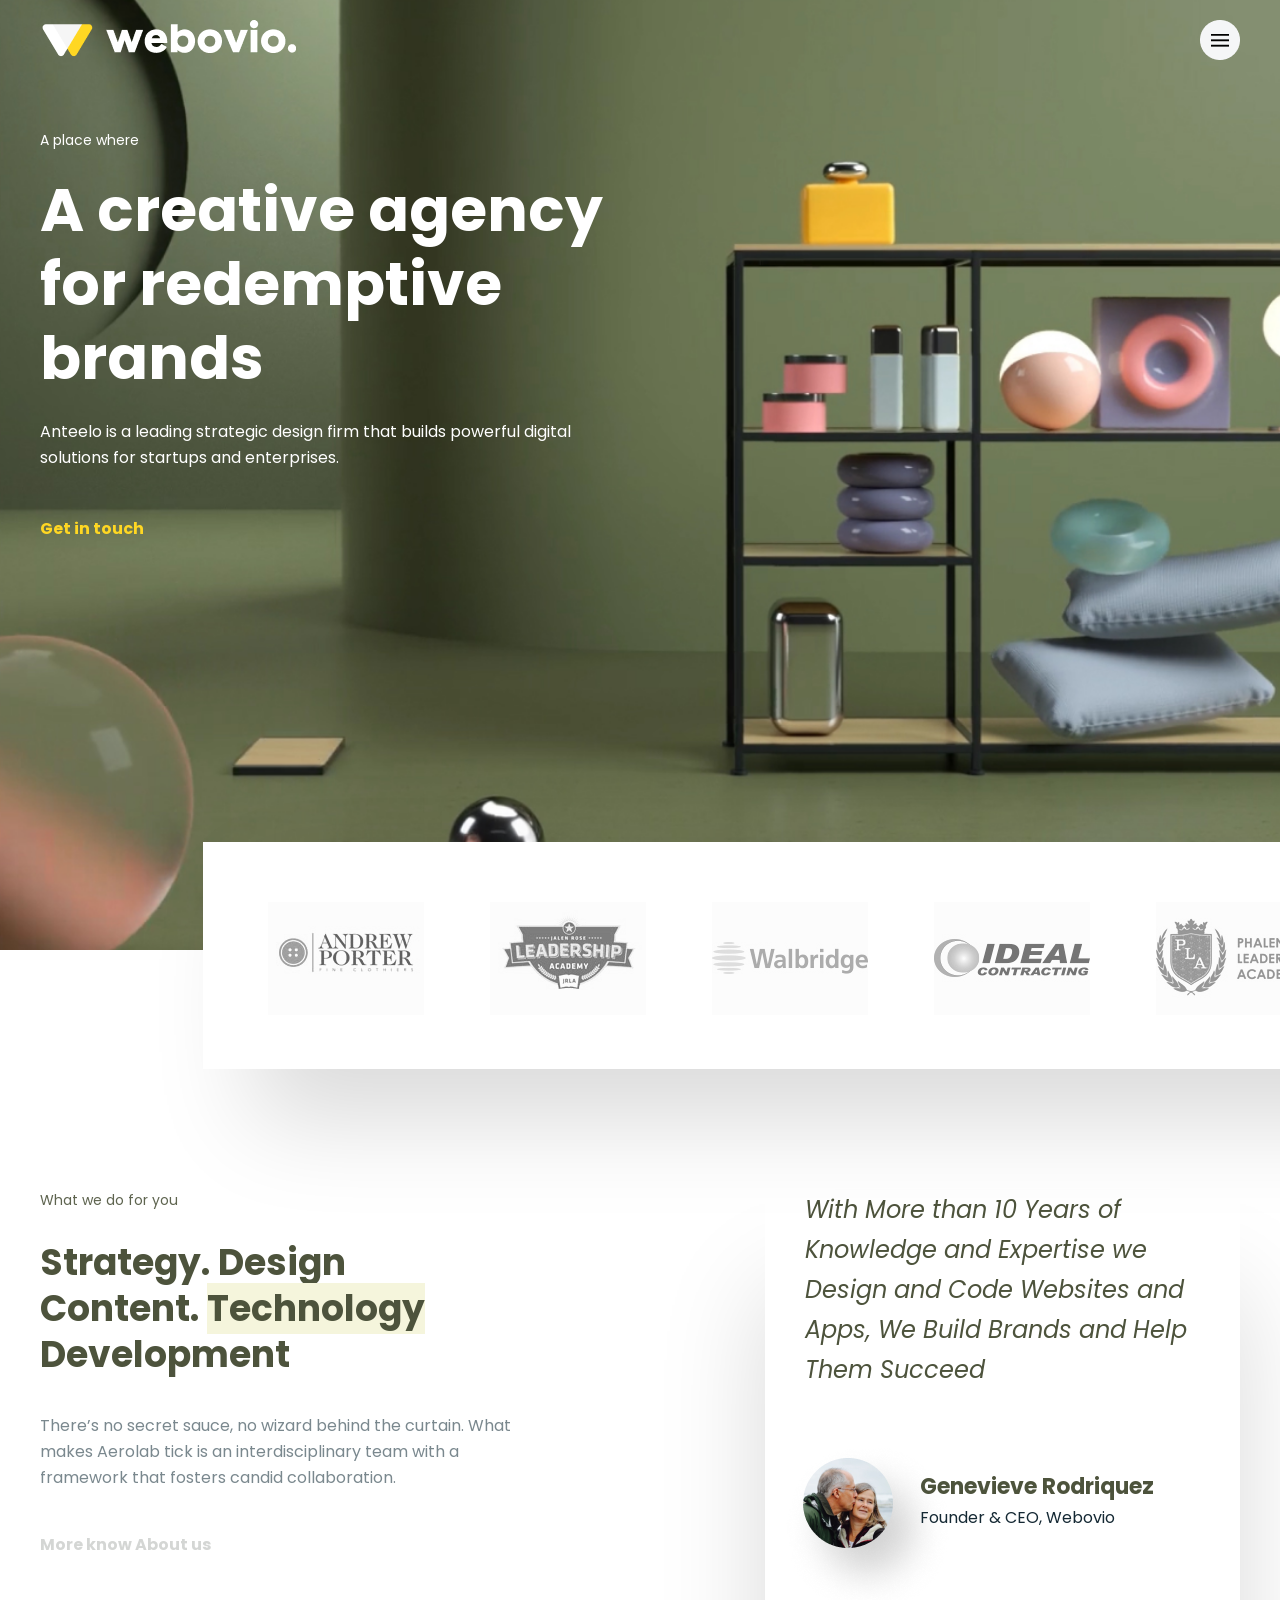
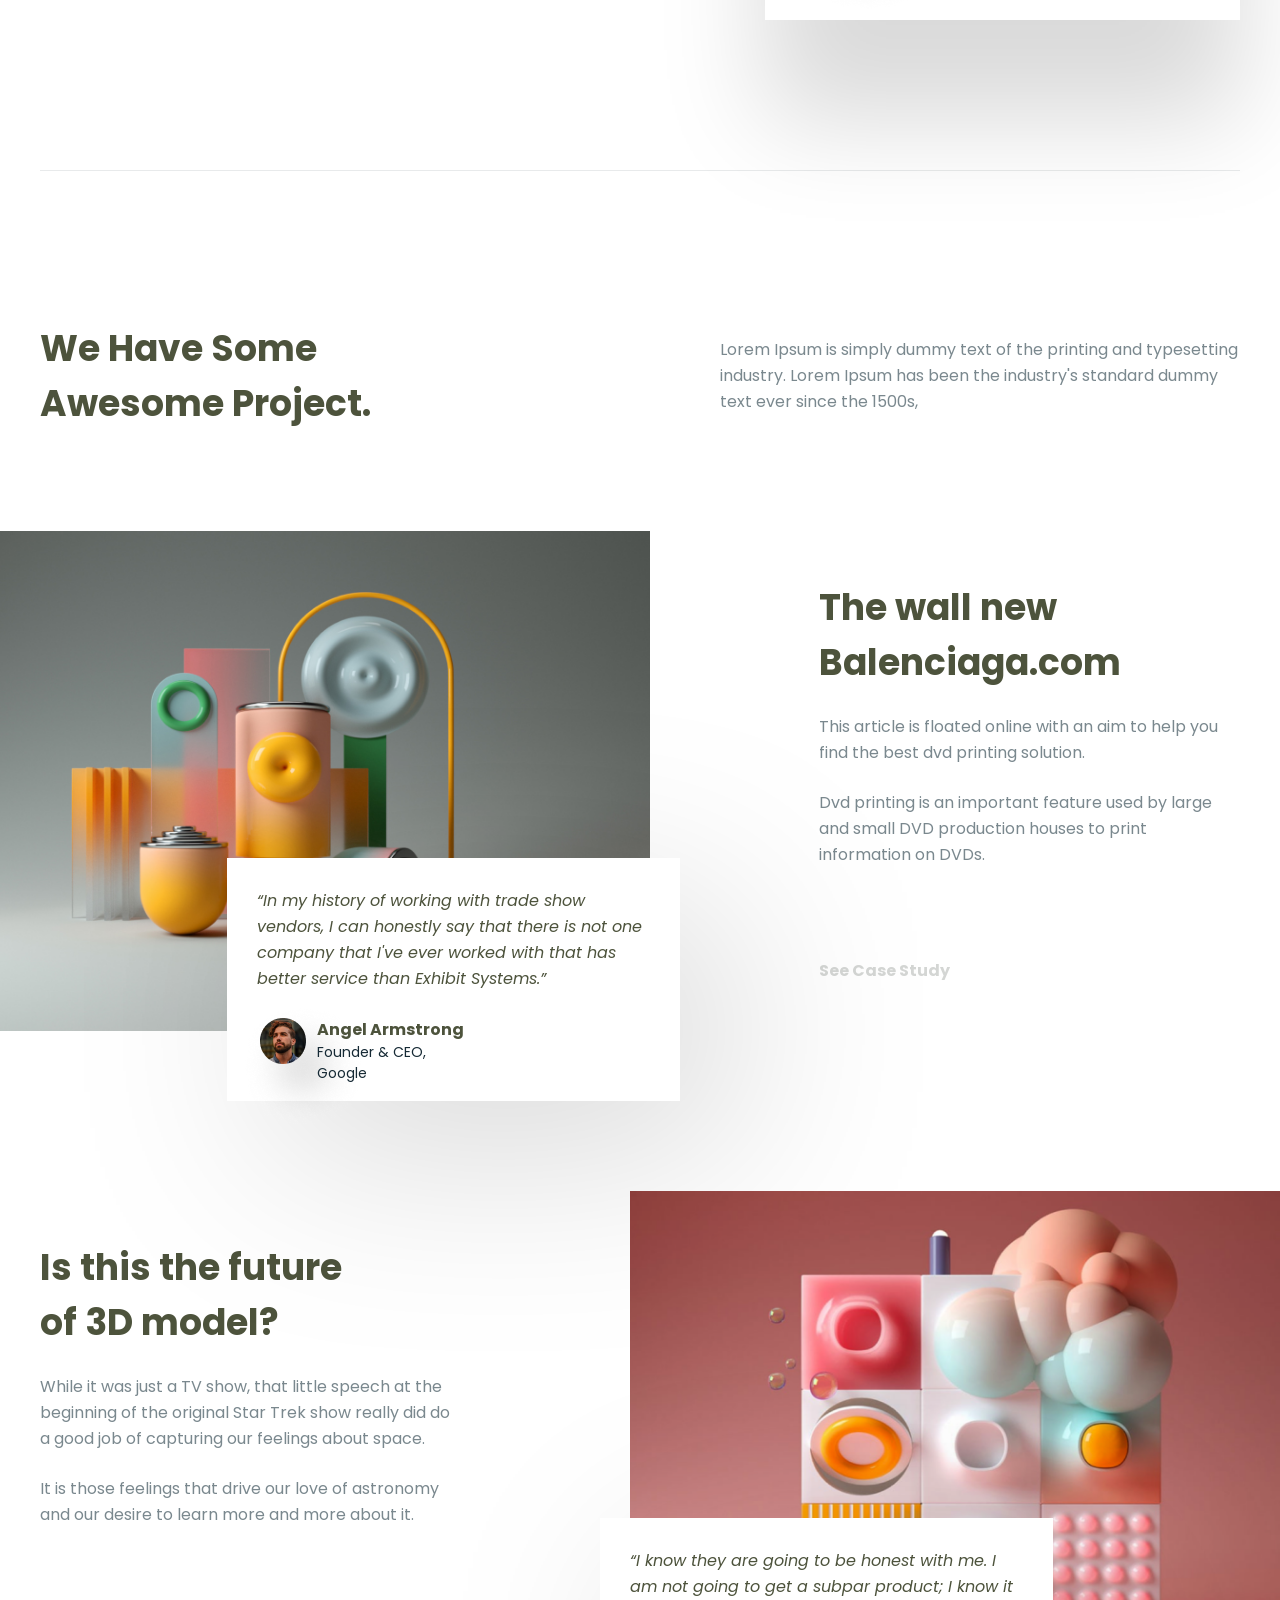
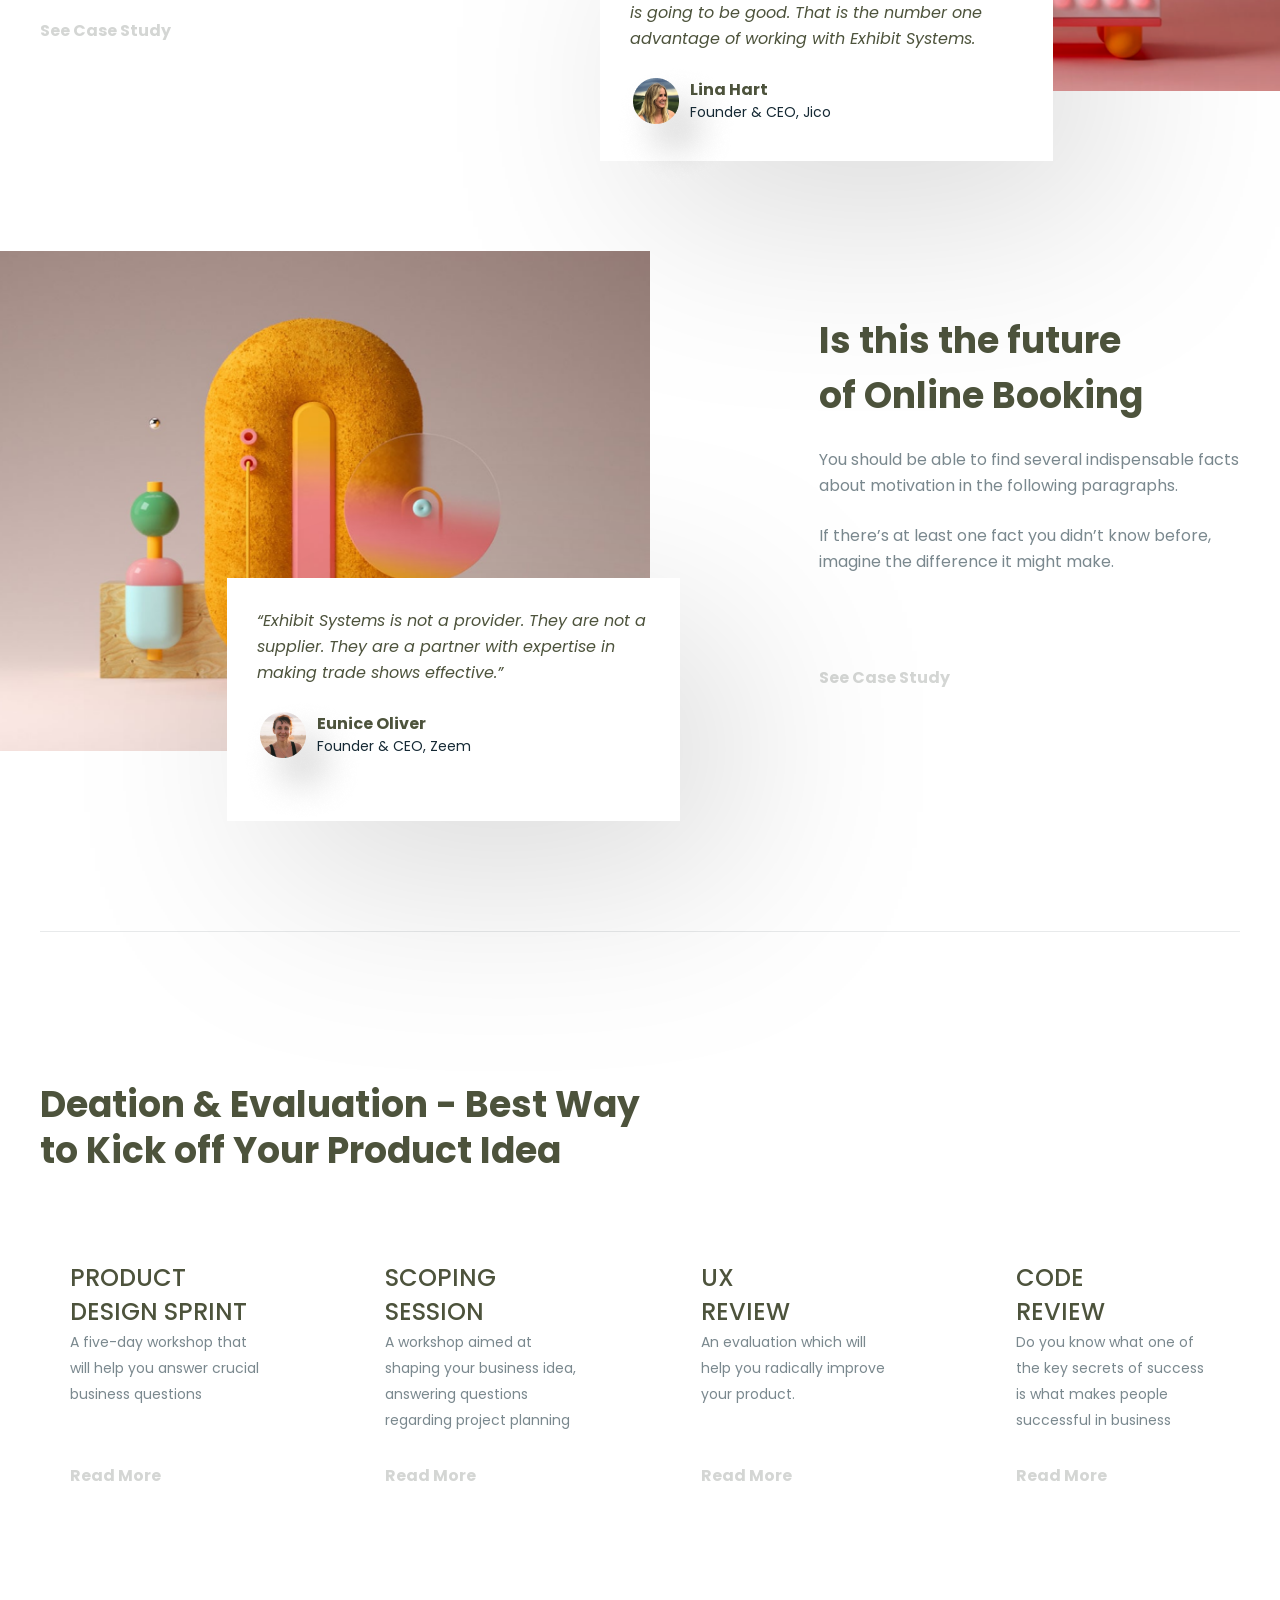
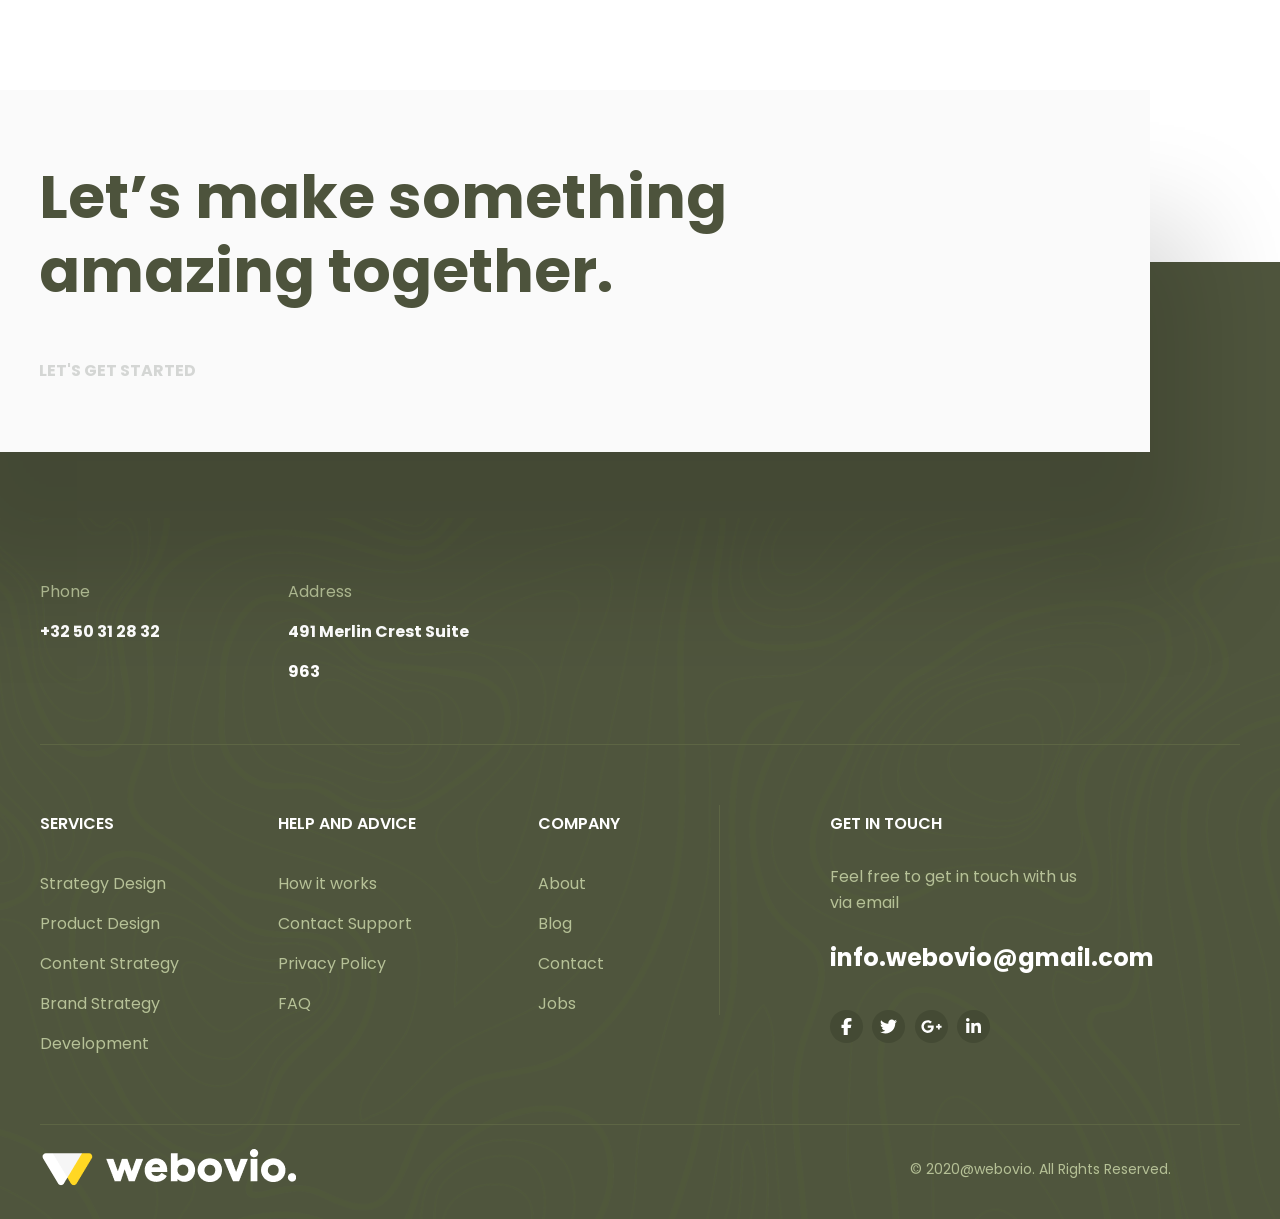
<file: index.html>
<!DOCTYPE html><html lang="en"><head><meta charset="UTF-8"><meta name="viewport" content="width=device-width,initial-scale=1"><title>WEBOVIO.</title><link rel="stylesheet" href="css/style.min.css"></head><body><header class="header"><div class="container header__container"><div class="header__logo"><img src="img/Logo.png" alt="logo"></div><img src="icons/menu.png" alt="menu" class="header__menu"></div></header><section class="promo"><div class="container promo__container"><h2 class="promo__subtitle">A place where</h2><h1 class="promo__title">A creative agency for redemptive brands</h1><div class="promo__txt">Anteelo is a leading strategic design firm that builds powerful digital solutions for startups and enterprises.</div><a href="#" class="promo__link">Get in touch</a><div class="promo__brands"><div><img src="img/porter.png" alt="brand"></div><div><img src="img/leadership.png" alt="brand"></div><div><img src="img/wal.png" alt="brand"></div><div><img src="img/ideal.png" alt="brand"></div><div><img src="img/phalen.png" alt="brand"></div></div></div></section><section class="about"><div class="container"><div class="about__grid"><div class="about__grid-left"><h3 class="about__subtitle">What we do for you</h3><h2 class="about__title">Strategy. Design Content. <span>Technology</span> Development</h2><div class="about__txt">There’s no secret sauce, no wizard behind the curtain. What makes Aerolab tick is an interdisciplinary team with a framework that fosters candid collaboration.</div><a href="#" class="about__link">More know About us</a></div><div class="about__grid-right"><div class="about__descr">With More than 10 Years of Knowledge and Expertise we Design and Code Websites and Apps, We Build Brands and Help Them Succeed</div><div class="about__acc"><div class="about__acc-photo"><img src="img/acc-photo-rodriquez.png" alt="account"></div><div class="about__acc-title">Genevieve Rodriquez</div><div class="about__acc-subtitle">Founder & CEO, Webovio</div></div></div></div><div class="divider"></div></div></section><section class="projects"><div class="container projects__container"><div class="projects__promo"><h2 class="projects__title">We Have Some Awesome Project.</h2><div class="projects__txt projects__promo-txt">Lorem Ipsum is simply dummy text of the printing and typesetting industry. Lorem Ipsum has been the industry's standard dummy text ever since the 1500s,</div></div><div class="projects__balenciaga"><div class="projects__balenciaga-bg projects__img"><img class="projects__img-bg" src="img/balenciaga-bg.png" alt="photo"><div class="projects__item projects__item-rb"><div class="projects__feedback">“In my history of working with trade show vendors, I can honestly say that there is not one company that I've ever worked with that has better service than Exhibit Systems.”</div><div class="projects__acc"><div class="projects__acc-photo"><img src="img/acc-photo-armstrong.png" alt="account"></div><div class="projects__acc-title">Angel Armstrong</div><div class="projects__acc-subtitle">Founder & CEO, Google</div></div></div></div><div class="projects__content"><h2 class="projects__title">The wall new Balenciaga.com</h2><div class="projects__txt projects__txt-mt">This article is floated online with an aim to help you find the best dvd printing solution.</div><div class="projects__txt projects__txt-mt">Dvd printing is an important feature used by large and small DVD production houses to print information on DVDs.</div><a href="#" class="projects__link">See Case Study</a></div></div><div class="projects__3d"><div class="projects__img projects__img-dispNone"><img class="projects__img-bg" src="img/3d-bg.png" alt="photo"></div><div class="projects__content"><h2 class="projects__title">Is this the future of 3D model?</h2><div class="projects__txt projects__txt-mt">While it was just a TV show, that little speech at the beginning of the original Star Trek show really did do a good job of capturing our feelings about space.</div><div class="projects__txt projects__txt-mt">It is those feelings that drive our love of astronomy and our desire to learn more and more about it.</div><a href="#" class="projects__link">See Case Study</a></div><div class="projects__3d-bg projects__img"><img class="projects__img-bg" src="img/3d-bg.png" alt="photo"><div class="projects__item projects__item-lb"><div class="projects__feedback">“I know they are going to be honest with me. I am not going to get a subpar product; I know it is going to be good. That is the number one advantage of working with Exhibit Systems.</div><div class="projects__acc"><div class="projects__acc-photo"><img src="img/acc-photo-hart.png" alt="account"></div><div class="projects__acc-title">Lina Hart</div><div class="projects__acc-subtitle">Founder & CEO, Jico</div></div></div></div></div><div class="projects__booking"><div class="projects__booking-bg projects__img"><img class="projects__img-bg" src="img/booking-bg.png" alt="photo"><div class="projects__item projects__item-rb"><div class="projects__feedback">“Exhibit Systems is not a provider. They are not a supplier. They are a partner with expertise in making trade shows effective.”</div><div class="projects__acc"><div class="projects__acc-photo"><img src="img/acc-photo-oliver.png" alt="account"></div><div class="projects__acc-title">Eunice Oliver</div><div class="projects__acc-subtitle">Founder & CEO, Zeem</div></div></div></div><div class="projects__content"><h2 class="projects__title">Is this the future of Online Booking</h2><div class="projects__txt projects__txt-mt">You should be able to find several indispensable facts about motivation in the following paragraphs.</div><div class="projects__txt projects__txt-mt">If there’s at least one fact you didn’t know before, imagine the difference it might make.</div><a href="#" class="projects__link">See Case Study</a></div></div><div class="divider divider__mt"></div></div></section><section class="services"><div class="container services__container"><h2 class="services__title">Deation & Evaluation - Best Way to Kick off Your Product Idea</h2><div class="services__grid"><div class="services__item"><h3 class="services__item-title">Product Design Sprint</h3><div class="services__item-txt">A five-day workshop that will help you answer crucial business questions</div><a href="#" class="services__item-link">Read More</a></div><div class="services__item"><h3 class="services__item-title">Scoping Session</h3><div class="services__item-txt">A workshop aimed at shaping your business idea, answering questions regarding project planning</div><a href="#" class="services__item-link">Read More</a></div><div class="services__item"><h3 class="services__item-title services__item-titleWidth">UX Review</h3><div class="services__item-txt">An evaluation which will help you radically improve your product.</div><a href="#" class="services__item-link">Read More</a></div><div class="services__item"><h3 class="services__item-title services__item-titleWidth">Code Review</h3><div class="services__item-txt">Do you know what one of the key secrets of success is what makes people successful in business</div><a href="#" class="services__item-link">Read More</a></div></div><div class="services__together"><h2 class="services__together-title">Let’s make something amazing together.</h2><a href="#" class="services__together-link">let's get started</a></div></div></section><footer class="footer"><div class="container"><div class="footer__grid"><div class="footer__grid-sg1"><ul class="footer__list"><li class="footer__list-subtitle">Phone</li><li class="footer__list-contacts"><a href="#">+32 50 31 28 32</a></li></ul><ul class="footer__list"><li class="footer__list-subtitle">Address</li><li class="footer__list-contacts"><a href="#">491 Merlin Crest Suite 963</a></li></ul></div><div class="divider divider__mtmb footer__divider-horizonal"></div><div class="footer__grid-sg2"><ul class="footer__list"><li class="footer__list-title">Services</li><li class="footer__list-item"><a href="#">Strategy Design</a></li><li class="footer__list-item"><a href="#">Product Design</a></li><li class="footer__list-item"><a href="#">Content Strategy</a></li><li class="footer__list-item"><a href="#">Brand Strategy</a></li><li class="footer__list-item"><a href="#">Development</a></li></ul><ul class="footer__list"><li class="footer__list-title">Help And Advice</li><li class="footer__list-item"><a href="#">How it works</a></li><li class="footer__list-item"><a href="#">Contact Support</a></li><li class="footer__list-item"><a href="#">Privacy Policy</a></li><li class="footer__list-item"><a href="#">FAQ</a></li></ul><ul class="footer__list"><li class="footer__list-title">Company</li><li class="footer__list-item"><a href="#">About</a></li><li class="footer__list-item"><a href="#">Blog</a></li><li class="footer__list-item"><a href="#">Contact</a></li><li class="footer__list-item"><a href="#">Jobs</a></li></ul><div class="footer__divider"></div><ul class="footer__list"><li class="footer__list-title">Get in Touch</li><li class="footer__list-txt">Feel free to get in touch with us via email</li><li class="footer__list-gmail"><a href="#">info.webovio@gmail.com</a></li><li class="footer__list-links"><a href="#"><img src="icons/fb.svg" alt="facebook"></a><a href="#"><img src="icons/twitter.svg" alt="twitter"></a><a href="#"><img src="icons/googleplus.svg" alt="google+"></a><a href="#"><img src="icons/linkedin.svg" alt="linkedin"></a></li></ul></div><div class="divider divider__mtmbT2"></div><div class="footer__grid-sg3"><img src="img/Logo.png" alt="logo" class="footer__logo"> <a href="#" class="footer__copyright">© 2020@webovio. All Rights Reserved.</a></div></div></div></footer></body></html>
</file>
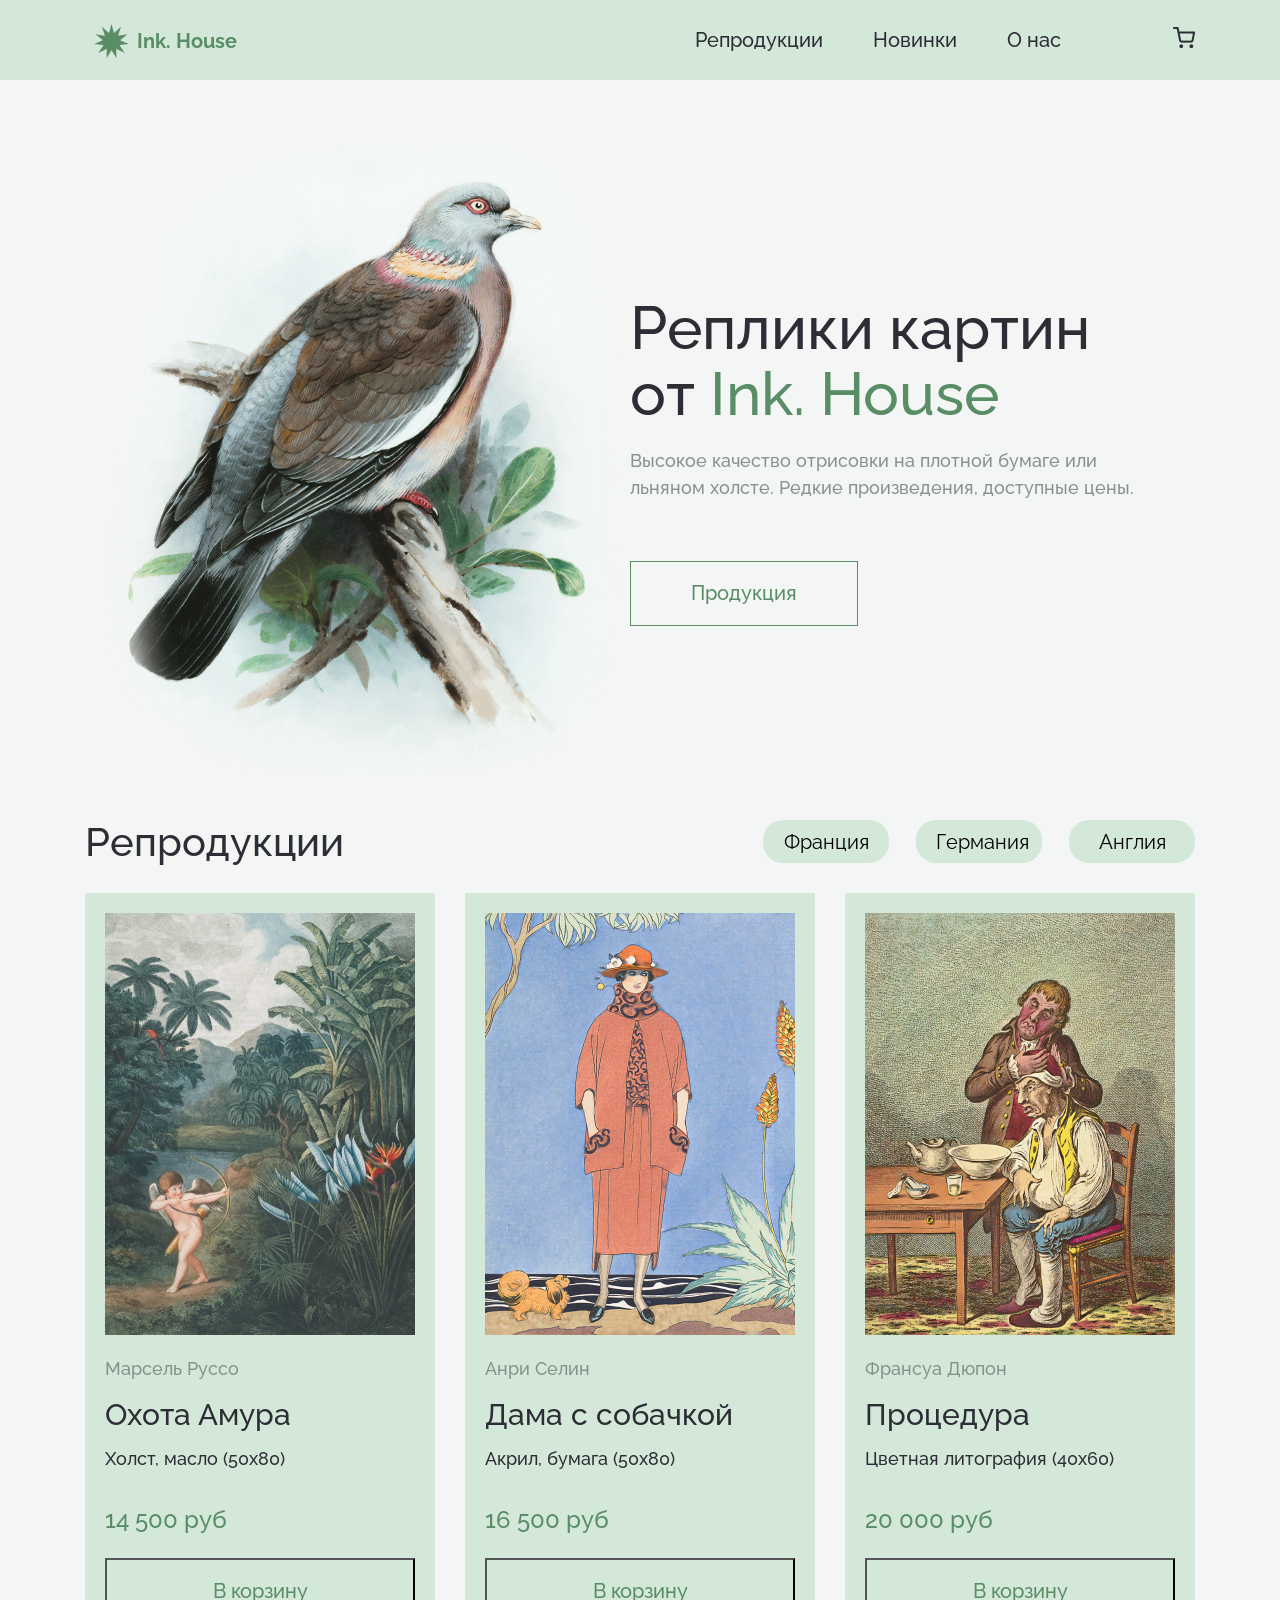
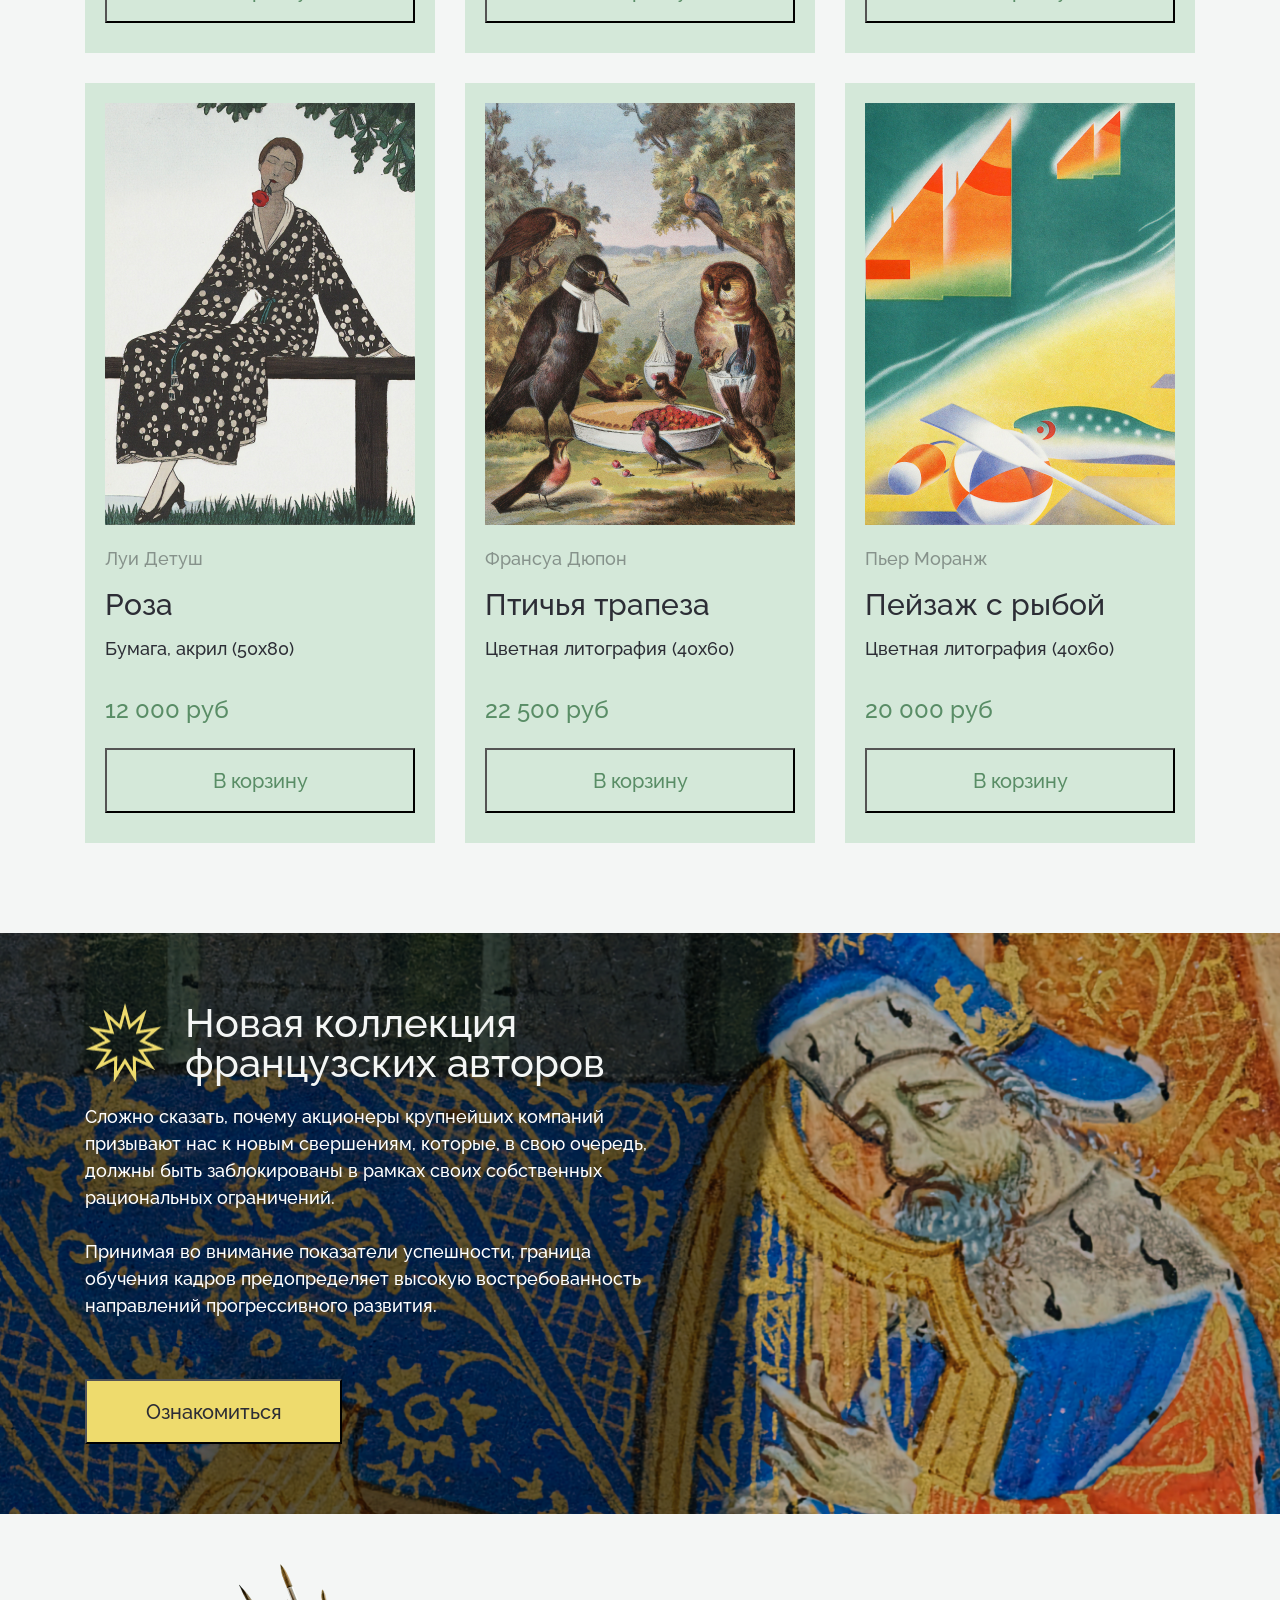
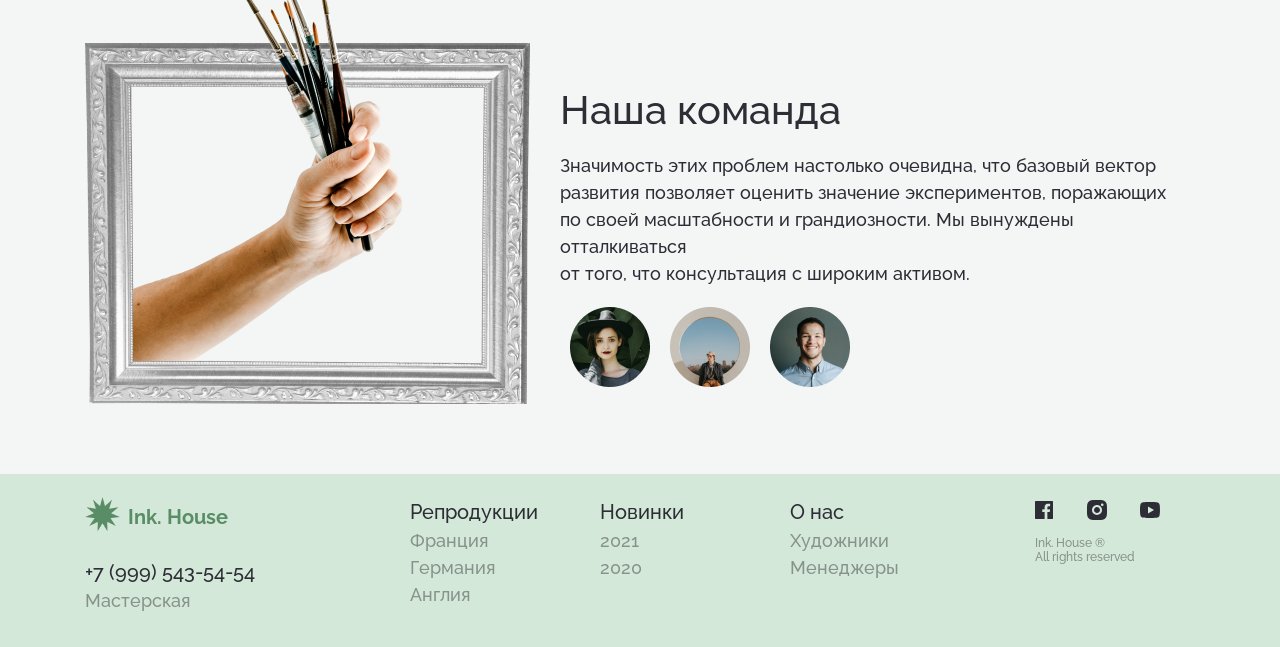
<file: src/index.html>
<!DOCTYPE html>
<html lang="en">
<head>
    <meta charset="UTF-8">
    <meta name="viewport" content="width=device-width, initial-scale=1.0">
    <title>Ink. House</title>
    <link rel="shortcut icon" href="icons/header/star_header.png">
    <link href="https://fonts.googleapis.com/css2?family=Raleway:wght@500&display=swap" rel="stylesheet">
    <link href="https://fonts.googleapis.com/css2?family=Raleway:wght@700&display=swap" rel="stylesheet">
    <link rel="stylesheet" href="css/bootstrap-reboot.min.css">
    <link rel="stylesheet" href="css/bootstrap-grid.min.css">
    <script src="js/script.js" crossorigin="anonymous"></script>
    <link rel="stylesheet" href="css/style.css">
</head>
<body>

    <section class="mobile_header">
        <div class="mobile_header_content">
            <ul class="menu">
                <li class="menu_item">Репродукции</li>
                <li class="menu_item">Новинки</li>
                <li class="menu_item">О нас</li>
            </ul>

            <div class="hamburger">
                <span></span>
                <span></span>
                <span></span>
            </div>

            <div class="brand">
                <img src="icons/header/star_header.png" alt="star" class="star">
                <div class="name">Ink. House</div>
            </div>

            <a href="#"><img src="icons/header/shopping_cart.png" alt="cart" class="cart"></a>
        </div>
    </section>

   <header>
    <div class="container">
        <div class="row">
        <div class="logo col-xl-2 col-lg-3 col-md-3 col-sm-4">
            <a href="#">
            <img src="icons/header/star_header.png" alt="star">
            <div class="logo_name">Ink. House</div>
            </a>
        </div>

        <div class="tablet_divider col-11"></div>

        <div class="navbar col-xl-6 offset-xl-4 col-lg-7 offset-lg-2 col-md-8 offset-md-1 col-sm-8 col-8">
            <ul class="nav">
                <a href="#reproductions_section"><li class="nav_item">Репродукции</li></a>
                <a href="#new_section"><li class="nav_item">Новинки</li></a>
                <a href="#about_section"><li class="nav_item nav_item_short">О нас</li></a>
            </ul>

            <a href="#" class="cart"><img src="icons/header/shopping_cart.png" alt="cart"></a>
        </div>
    </div>
</div>
   </header>

   <section class="replic">
    <div class="container">
        <div class="row">
            <div class="bird col-xl-5 col-lg-4 col-sm-4 col-4">
                <img src="img/section_1/bird.png" alt="bird">
            </div>

            <div class="about col-xl-6 col-lg-5 offset-lg-3 col-sm-7">
                <div class="main_title">Реплики картин <br> от <span class="green">Ink. House</span></div>
                <div class="grey_text">Высокое качество отрисовки на плотной бумаге или льняном холсте. Редкие произведения, доступные цены.</div>
                <a href="#"><button class="about_btn">Продукция</button></a>
            </div>
        </div>
    </div>
   </section>

   <section class="reproductions" id="reproductions_section">
    <div class="container">
    <div class="reproductions_header">
        <div class="title">Репродукции</div>

        <div class="buttons">
            <a href="#"><button class="reproductions_btn">Франция</button></a>
            <a href="#"><button class="reproductions_btn">Германия</button></a>
            <a href="#"><button class="reproductions_btn">Англия</button></a>
        </div>
    </div>
    <div class="row boxes">
        <div class="box">
            <div class="box_img img_1"><img src="img/section_2/picture_1.jpg" alt="amour hunting"></div>
            <div class="box_author">Марсель Руссо</div>
            <div class="box_title">Охота Амура</div>
            <div class="box_matherials">Холст, масло <br> (50х80)</div>
            <div class="box_price">14 500 руб</div>
            <a href="#"><button class="box_btn">В корзину</button></a>
        </div>

        <div class="box">
            <div class="box_img img_2"><img src="img/section_2/picture_2.jpg" alt="women with dog"></div>
            <div class="box_author">Анри Селин</div>
            <div class="box_title">Дама с собачкой</div>
            <div class="box_matherials">Акрил, бумага <br> (50х80)</div>
            <div class="box_price">16 500 руб</div>
            <a href="#"><button class="box_btn">В корзину</button></a>
       </div>

        <div class="box">
            <div class="box_img img_3"><img src="img/section_2/picture_3.jpg" alt="procedure"></div>
            <div class="box_author">Франсуа Дюпон</div>                                      
            <div class="box_title">Процедура</div>
            <div class="box_matherials">Цветная литография (40х60)</div>
            <div class="box_price">20 000 руб</div>
            <a href="#"><button class="box_btn">В корзину</button></a>
        </div>

        <div class="box">
            <div class="box_img img_4"><img src="img/section_2/picture_4.jpg" alt="rose"></div>
            <div class="box_author">Луи Детуш</div>
            <div class="box_title">Роза</div>
            <div class="box_matherials">Бумага, акрил <br> (50х80)</div>
            <div class="box_price">12 000 руб</div>
            <a href="#"><button class="box_btn">В корзину</button></a>
       </div>

        <div class="box">
            <div class="box_img img_5"><img src="img/section_2/picture_5.jpg" alt="bird trapesa"></div>
            <div class="box_author">Франсуа Дюпон</div>
            <div class="box_title">Птичья трапеза</div>
            <div class="box_matherials">Цветная литография (40х60)</div>
            <div class="box_price">22 500 руб</div>
            <a href="#"><button class="box_btn">В корзину</button></a>
        </div>

        <div class="box">
            <div class="box_img img_6"><img src="img/section_2/picture_6.jpg" alt="paisage with fish"></div>
            <div class="box_author">Пьер Моранж</div>
            <div class="box_title">Пейзаж с рыбой</div>
            <div class="box_matherials">Цветная литография (40х60)</div>
            <div class="box_price">20 000 руб</div>
            <a href="#"><button class="box_btn">В корзину</button></a>
        </div>
        </div>
        </div>
      </section>

      <section class="promo" id="new_section">
        <div class="container">
            <div class="promo_title_box">
                <img src="icons/section_3/star_big.png" alt="star">
                <div class="promo_title">Новая коллекция <br> французских авторов</div>
            </div>

            <div class="promo_text">Сложно сказать, почему акционеры крупнейших компаний <br class="separator"> призывают нас к новым свершениям, которые, в свою очередь, <br class="separator"> должны быть заблокированы в рамках своих собственных <br class="separator"> рациональных ограничений.
                <br>
                <br>
            Принимая во внимание показатели успешности, граница <br class="separator"> обучения кадров предопределяет высокую востребованность <br class="separator"> направлений прогрессивного развития.
            </div>

            <a href="#"><button class="promo_btn">Ознакомиться</button></a>
        </div>
      </section>

      <section class="team" id="about_section">
        <div class="container">
            <div class="row">

            <div class="team_img col-xl-4 col-lg-5 col-md-3 col-9">
                <img src="img/section_4/hand.png" alt="hand">
            </div>

            <div class="team_about col-xl-7 col-lg-6 offset-lg-1 col-md-9 col-12">
                <div class="team_about_title">Наша команда</div>
                <div class="team_about_text">Значимость этих проблем настолько очевидна, что базовый вектор развития позволяет оценить значение экспериментов, поражающих <br> по своей масштабности и грандиозности. Мы вынуждены отталкиваться <br> от того, что консультация с широким
                активом.</div>
                <div class="team_about_images">
                    <a href="#" class="worker"><img src="img/section_4/team_1.png" alt="worker"></a>
                    <a href="#" class="worker"><img src="img/section_4/team_2.png" alt="worker"></a>
                    <a href="#" class="worker"><img src="img/section_4/team_3.png" alt="worker"></a>
                </div>
            </div>
            
            </div>
        </div>
      </section>

      <footer>
       <div class="container">
        <div class="row">

            <div class="footer_col_1 col-xl-3 col-lg-3">
                <div class="brand">
                    <a href="#">
                    <img src="icons/header/star_header.png" alt="star">
                    <div class="brand_name">Ink. House</div>
                    </a>
                </div>

                <div class="info">
                    <div class="phone">+7 (999) 543-54-54</div>
                    <a href="#" class="workshop">Мастерская</a>
                </div>
            </div>

            
            <div class="footer_col_2 fz_change col-xl-2 col-lg-2 col-md-2 col-sm-2 col-2">               
                <ul class="ul_title">
                    <li class="footer_title">Репродукции</li>
                    <a href="#"><li class="ul_item">Франция</li></a>
                    <a href="#"><li class="ul_item">Германия</li></a>
                    <a href="#"><li class="ul_item">Англия</li></a>
                </ul>
            </div>

            <div class="footer_col_3 fz_change ml_change_1 col-xl-1 col-lg-1 col-md-2 col-sm-2 col-2">                
                <ul class="ul_title">
                    <li class="footer_title">Новинки</li>
                    <a href="#"><li class="ul_item">2021</li></a>
                    <a href="#"><li class="ul_item">2020</li></a>
                </ul>
            </div>

            <div class="footer_col_4 fz_change ml_change_2 col-xl-2 offset-xl-1 col-lg-2 offset-lg-1 col-md-2 offset-md-1 col-sm-2 col-2">          
                <ul class="ul_title">
                    <li class="footer_title">О нас</li>
                    <a href="#"><li class="ul_item">Художники</li></a>
                    <a href="#"><li class="ul_item">Менеджеры</li></a>
                </ul>
            </div>

            <div class="footer_divider"></div>

            <div class="footer_col_5 col-xl-2 offset-xl-1 col-lg-2 offset-lg-1 col-md-2 offset-md-1 col-sm-2 offset-sm-1">
            <div class="links">
                <a href="#"><img src="icons/footer/facebook.png" alt="facebook"></a>
                <a href="#"><img src="icons/footer/instagram.svg" alt="instagram"></a>
                <a href="#"><img src="icons/footer/youtube.svg" alt="youtube"></a>
            </div>
   
            <div class="rights"><a href="#" class="all_rights">Ink. House ® <br> All rights reserved</a></div>
            </div>

        </div>
       </div> 
      </footer>
</body>
</html>
</file>
<file: src/css/style.css>
* {
  font-family: Raleway, sans-serif; }

.mobile_header {
  display: none; }

header {
  background-color: #d4e8d9;
  height: 80px;
  padding: 33px 0 32px 0;
  position: fixed;
  width: 100%;
  z-index: 1; }
  header .logo {
    margin-top: -9px; }
    header .logo img {
      display: block; }
    header .logo a {
      display: -webkit-box;
      display: -ms-flexbox;
      display: flex;
      -webkit-box-pack: center;
          -ms-flex-pack: center;
              justify-content: center;
      text-decoration: none; }
      header .logo a .logo_name {
        margin-top: 2px;
        color: #598D66;
        font-size: 20px;
        font-weight: 700;
        margin-left: 8px; }
  header .tablet_divider {
    display: none; }
  header .navbar {
    margin-top: -8px;
    display: -webkit-box;
    display: -ms-flexbox;
    display: flex;
    -webkit-box-pack: justify;
        -ms-flex-pack: justify;
            justify-content: space-between; }
    header .navbar .nav {
      display: -webkit-box;
      display: -ms-flexbox;
      display: flex;
      -ms-flex-pack: distribute;
          justify-content: space-around; }
      header .navbar .nav a {
        -webkit-text-decoration-color: #2C2D35;
                text-decoration-color: #2C2D35; }
      header .navbar .nav_item {
        display: block;
        list-style-type: none;
        color: #2C2D35;
        font-size: 20px;
        font-weight: 500;
        margin-right: 50px; }

.replic {
  background: #F4F6F5;
  display: -webkit-box;
  display: -ms-flexbox;
  display: flex;
  min-height: 920px;
  margin-bottom: -160px;
  -webkit-box-pack: center;
      -ms-flex-pack: center;
          justify-content: center;
  -webkit-box-align: center;
      -ms-flex-align: center;
          align-items: center; }
  .replic .about {
    margin-left: 70px; }
    .replic .about .main_title {
      margin-top: 145px;
      color: #2C2D35;
      font-size: 60px;
      font-weight: 500;
      line-height: 110%; }
      .replic .about .main_title .green {
        color: #598D66;
        font-size: 60px;
        font-weight: 500;
        line-height: 110%; }
    .replic .about .grey_text {
      margin-top: 20px;
      color: #86928B;
      font-size: 18px;
      font-weight: 500;
      line-height: 150%; }
    .replic .about .about_btn {
      margin-top: 60px;
      background-color: #f4f6f5;
      height: 65px;
      padding: 20px 60px;
      border: 1px solid #598D66;
      color: #598D66;
      font-size: 20px;
      font-weight: 500;
      line-height: 5px; }
      .replic .about .about_btn:hover {
        background-color: #598D66;
        border: #F4F6F5;
        color: #F4F6F5; }

.reproductions {
  background: #F4F6F5;
  min-height: 1720px;
  padding: 60px 0 90px 0; }
  .reproductions_header {
    display: -webkit-box;
    display: -ms-flexbox;
    display: flex;
    -webkit-box-pack: justify;
        -ms-flex-pack: justify;
            justify-content: space-between; }
    .reproductions_header .title {
      color: #2C2D35;
      font-size: 40px;
      font-weight: 500;
      line-height: 43px; }
    .reproductions_header .buttons {
      display: -webkit-box;
      display: -ms-flexbox;
      display: flex;
      -ms-flex-pack: distribute;
          justify-content: space-around; }
      .reproductions_header .buttons .reproductions_btn {
        font-size: 20px;
        margin-left: 27px;
        width: 126px;
        height: 43px;
        padding: 0 20px 0 20px;
        border-radius: 20px;
        background: #d4e8d9;
        border: none; }
        .reproductions_header .buttons .reproductions_btn:hover {
          background-color: #376B44;
          color: #F4F6F5; }
  .reproductions .boxes {
    display: -webkit-box;
    display: -ms-flexbox;
    display: flex;
    -ms-flex-pack: distribute;
        justify-content: space-around; }
    .reproductions .boxes .box {
      background-color: #d4e8d9;
      margin-top: 30px; }
      .reproductions .boxes .box_img {
        height: 422px;
        margin: 20px 20px 0 20px; }
      .reproductions .boxes .box_author {
        margin: 20px 0 0 20px;
        color: #86928B;
        font-size: 18px;
        font-weight: 500; }
      .reproductions .boxes .box_title {
        margin: 10px 0 0 20px;
        color: #2C2D35;
        font-size: 30px;
        font-weight: 500; }
      .reproductions .boxes .box_matherials {
        margin: 8px 0 0 20px;
        color: #2C2D35;
        font-size: 18px;
        font-weight: 500; }
        .reproductions .boxes .box_matherials br {
          display: none; }
      .reproductions .boxes .box_price {
        margin: 30px 0 0 20px;
        color: #598D66;
        font-size: 24px;
        font-weight: 500; }
      .reproductions .boxes .box_btn {
        margin: 20px 0 30px 20px;
        background-color: #d4e8d9;
        width: 310px;
        height: 65px;
        color: #598D66;
        font-size: 20px;
        font-weight: 500; }
        .reproductions .boxes .box_btn:hover {
          background-color: #598D66;
          color: #ffffff; }

.promo {
  background: url(../img/section_3/picture_bg.png) center center/cover no-repeat;
  min-height: 574px;
  padding: 70px 0 70px 0; }
  .promo_title_box {
    display: -webkit-box;
    display: -ms-flexbox;
    display: flex;
    -webkit-box-pack: center;
        -ms-flex-pack: center;
            justify-content: center;
    width: 521px; }
    .promo_title_box .promo_title {
      margin-left: 20px;
      color: #F4F6F5;
      font-size: 40px;
      font-weight: 500;
      line-height: 100%; }
      .promo_title_box .promo_title br {
        display: none; }
  .promo_text {
    margin-top: 20px;
    color: #FFF;
    font-size: 18px;
    font-weight: 500;
    line-height: 150%; }
  .promo_btn {
    background-color: #EEDB6D;
    width: 257px;
    height: 65px;
    color: #2C2D35;
    font-size: 20px;
    font-weight: 500; }
  .promo_btn {
    margin-top: 60px; }

.team {
  background-color: #F4F6F5;
  min-height: 560px;
  padding: 50px 0 70px 0; }
  .team_about {
    margin-left: 95px; }
    .team_about_title {
      margin-top: 124px;
      color: #2C2D35;
      font-size: 40px;
      font-weight: 500;
      line-height: 110%; }
    .team_about_text {
      margin-top: 20px;
      color: #2C2D35;
      font-size: 18px;
      font-weight: 500;
      line-height: 150%; }
    .team_about_images {
      margin-top: 20px;
      width: 300px;
      display: -webkit-box;
      display: -ms-flexbox;
      display: flex;
      -ms-flex-pack: distribute;
          justify-content: space-around; }

footer {
  min-height: 168px;
  background-color: #d4e8d9;
  padding: 23px 0 23px 0; }
  footer .footer_col_1 .brand a {
    display: -webkit-box;
    display: -ms-flexbox;
    display: flex;
    -webkit-box-pack: left;
        -ms-flex-pack: left;
            justify-content: left;
    text-decoration: none; }
    footer .footer_col_1 .brand a .brand_name {
      margin-top: 5px;
      margin-left: 8px;
      color: #598D66;
      font-size: 20px;
      font-weight: 700; }
  footer .footer_col_1 .phone {
    margin-top: 25px;
    color: #2C2D35;
    font-size: 20px;
    font-weight: 500; }
  footer .footer_col_1 .workshop {
    color: #86928B;
    font-size: 18px;
    font-weight: 500; }
  footer .ul_title a {
    -webkit-text-decoration-color: #86928B;
            text-decoration-color: #86928B; }
  footer .ul_title .footer_title {
    list-style-type: none;
    color: #2C2D35;
    font-size: 20px;
    font-weight: 500; }
  footer .ul_title .ul_item {
    list-style-type: none;
    color: #86928B;
    font-size: 18px;
    font-weight: 500; }
  footer .footer_divider {
    display: none; }
  footer .links {
    width: 125px;
    display: -webkit-box;
    display: -ms-flexbox;
    display: flex;
    -webkit-box-pack: justify;
        -ms-flex-pack: justify;
            justify-content: space-between; }
  footer .rights .all_rights {
    display: block;
    margin-top: 15px;
    color: #86928B;
    font-size: 12px;
    font-weight: 500;
    line-height: 120%; }

@media (max-width: 1199px) {
  header .logo {
    margin-top: -7px; }

  .replic {
    min-height: 690px;
    margin-bottom: -40px; }
    .replic img {
      height: 500px;
      margin-top: 75px; }
    .replic .about {
      margin-left: 135px; }
      .replic .about .main_title {
        font-size: 47px; }
        .replic .about .main_title .green {
          font-size: 47px; }
      .replic .about .grey_text {
        font-size: 17px; }
      .replic .about .about_btn {
        padding: 0;
        width: 220px;
        height: 70px;
        margin-top: 45px; }

  .team_img img {
    height: 410px; }
  .team_about {
    margin-left: 50px; }
    .team_about_title {
      margin-top: 86px; } }
@media (max-width: 991px) {
  header .navbar {
    margin-top: -3px; }
    header .navbar .nav_item {
      font-size: 17px; }

  .replic {
    min-height: 565px;
    margin-bottom: -60px;
    position: relative; }
    .replic .bird {
      width: 365px; }
      .replic .bird img {
        margin-left: -30px;
        height: 425px; }
    .replic .about {
      width: 355px;
      margin-left: 60px; }
      .replic .about .main_title {
        font-size: 42px; }
        .replic .about .main_title .green {
          font-size: 42px; }
      .replic .about .grey_text {
        font-size: 15px; }
      .replic .about .about_btn {
        margin-left: 30px;
        width: 210px;
        height: 60px; }

  .reproductions .reproductions_btn {
    width: 108px;
    padding-left: 25px; }
  .reproductions .boxes {
    margin-left: 6px; }
    .reproductions .boxes .box {
      width: 330px; }
      .reproductions .boxes .box .box_img {
        width: 290px;
        height: 422px;
        padding: 0; }
        .reproductions .boxes .box .box_img img {
          display: none; }
      .reproductions .boxes .box .box_btn {
        width: 290px;
        margin: 20px 0 30px 20px; }
    .reproductions .boxes .img_1 {
      background: url(../img/section_2/picture_1.jpg) center center/cover no-repeat; }
    .reproductions .boxes .img_2 {
      background: url(../img/section_2/picture_2.jpg) center center/cover no-repeat; }
    .reproductions .boxes .img_3 {
      background: url(../img/section_2/picture_3.jpg) center center/cover no-repeat; }
    .reproductions .boxes .img_4 {
      background: url(../img/section_2/picture_4.jpg) center center/cover no-repeat; }
    .reproductions .boxes .img_5 {
      background: url(../img/section_2/picture_5.jpg) center center/cover no-repeat; }
    .reproductions .boxes .img_6 {
      background: url(../img/section_2/picture_6.jpg) center center/cover no-repeat; }

  .promo_title_box {
    margin-top: 10px; }
  .promo_btn {
    width: 230px;
    height: 60px; }

  .team_img img {
    height: 500px; }
  .team_about {
    margin-left: 2px; }
    .team_about_title {
      margin-top: 50px; }
    .team_about_text {
      margin-top: 30px;
      width: 673px; }
    .team_about_images {
      margin-top: 30px;
      margin-right: 30px; }

  footer .footer_col_1 {
    margin-bottom: 35px;
    display: -webkit-box;
    display: -ms-flexbox;
    display: flex;
    -webkit-box-pack: justify;
        -ms-flex-pack: justify;
            justify-content: space-between; }
    footer .footer_col_1 .info {
      margin-top: -5px; }
      footer .footer_col_1 .info .phone {
        margin-top: 0; }
  footer .footer_col_2 {
    margin-left: -38px; }
  footer .footer_col_3 {
    margin-left: 65px; }
  footer .footer_col_4 .footer_title {
    width: 54px; }
  footer .footer_col_5 {
    margin-left: 76px; }
    footer .footer_col_5 .rights {
      width: 102px; } }
@media (max-width: 767px) {
  header .logo {
    margin-left: -22px; }
    header .logo img {
      height: 35px; }
    header .logo .logo_name {
      font-size: 17px; }
  header .navbar {
    margin-top: -2px;
    margin-left: -30px; }
    header .navbar .nav_item {
      margin-right: 42px;
      font-size: 15px; }
    header .navbar .nav_item_short {
      width: 41px; }

  .replic {
    min-height: 425px;
    margin-bottom: -15px; }
    .replic .bird img {
      margin-left: -35px;
      height: 315px; }
    .replic .about {
      margin-left: 45px; }
      .replic .about .main_title {
        margin-top: 100px;
        font-size: 35px; }
        .replic .about .main_title .green {
          font-size: 35px; }
      .replic .about .grey_text {
        font-size: 14px; }
      .replic .about .about_btn {
        width: 195px;
        height: 55px; }

  .reproductions_header {
    margin-left: -15px; }
    .reproductions_header .title {
      font-size: 27px; }
    .reproductions_header .buttons .reproductions_btn {
      height: 41px;
      width: 105px;
      font-size: 17px;
      margin-left: 17px;
      padding: 0 16px 0 13px; }
  .reproductions .boxes {
    margin-left: 0; }
    .reproductions .boxes .box {
      width: 250px; }
      .reproductions .boxes .box .box_title {
        font-size: 25px; }
      .reproductions .boxes .box .box_matherials {
        font-size: 15px; }
      .reproductions .boxes .box .box_price {
        margin: 25px 0 0 20px;
        font-size: 20px; }
      .reproductions .boxes .box .box_img {
        width: 211px;
        height: 290px; }
      .reproductions .boxes .box .box_btn {
        margin: 25px 0 20px 19px;
        width: 211px; }

  .promo_text {
    margin-top: 40px; }
    .promo_text .separator {
      display: none; }
  .promo_btn {
    margin-left: 93px;
    height: 60px;
    width: 300px; }

  .team_img {
    margin-left: 18px; }
    .team_img img {
      height: 470px; }
  .team_about_text {
    width: 541px; }
    .team_about_text br {
      display: none; }

  footer .footer_col_4 {
    margin-left: 22px; }
  footer .links {
    width: 120px; } }
@media (max-width: 575px) {
  header {
    min-height: 90px; }
    header .logo {
      margin-left: -5px;
      margin-top: -28px; }
      header .logo .logo_name {
        margin-top: 4px; }
    header .tablet_divider {
      display: block;
      margin-left: 20px;
      width: 100%;
      height: 1px;
      background: #C3D1C6; }
    header .navbar {
      margin-top: 6px; }
      header .navbar .cart {
        margin-left: 30px; }

  .replic {
    min-height: 360px;
    margin-bottom: -40px; }
    .replic .bird {
      margin-top: 50px; }
      .replic .bird img {
        margin-left: -23px;
        height: 239px;
        width: 195px; }
    .replic .about {
      width: 260px;
      margin-left: 21px; }
      .replic .about .main_title {
        font-size: 29px;
        margin-top: 131px; }
        .replic .about .main_title .green {
          font-size: 29px; }
      .replic .about .grey_text {
        font-size: 11px;
        margin-top: 15px; }
      .replic .about .about_btn {
        width: 178px;
        height: 50px;
        margin-top: 15px;
        margin-left: 0; }

  .reproductions_header {
    display: block; }
    .reproductions_header .title {
      margin-left: 33px;
      font-size: 24px; }
    .reproductions_header .buttons {
      margin-top: 15px;
      -webkit-box-pack: left;
          -ms-flex-pack: left;
              justify-content: left; }
  .reproductions .boxes {
    margin-left: -16px; }
    .reproductions .boxes .box {
      width: 200px; }
      .reproductions .boxes .box .box_img {
        margin: 20px 20px 0 20px;
        height: 205px;
        width: 160px; }
      .reproductions .boxes .box .box_author {
        font-size: 15px; }
      .reproductions .boxes .box .box_title {
        font-size: 21px; }
      .reproductions .boxes .box .box_matherials {
        font-size: 14px; }
        .reproductions .boxes .box .box_matherials br {
          display: inline; }
      .reproductions .boxes .box .box_price {
        font-size: 18px; }
      .reproductions .boxes .box .box_btn {
        width: 162px; }

  .promo {
    min-height: 502px; }
    .promo_title_box {
      width: 499px;
      margin-top: -20px;
      margin-left: -90px; }
      .promo_title_box img {
        width: 50px;
        height: 50px; }
      .promo_title_box .promo_title {
        font-size: 24px; }
        .promo_title_box .promo_title br {
          display: inline; }
    .promo_text {
      margin-top: 21px;
      font-size: 16px; }
    .promo_btn {
      width: 190px;
      height: 50px;
      font-size: 18px;
      margin-left: 33px; }

  .team_img img {
    height: 360px;
    width: 304px; }
  .team_about_title {
    margin-top: 30px;
    font-size: 24px; }
  .team_about_text {
    margin-top: 20px;
    width: 402px;
    font-size: 16px; }
  .team_about_images {
    margin-left: -8px;
    margin-right: 0; }

  footer .footer_col_1 .info .workshop {
    font-size: 16px; }
  footer .ml_change_1 {
    margin-left: 103px; }
  footer .ml_change_2 {
    margin-left: 54px; }
  footer .fz_change {
    margin-top: -10px; }
    footer .fz_change .ul_title .ul_item {
      font-size: 16px; }
  footer .footer_divider {
    display: block;
    margin-top: -8px;
    margin-left: 5%;
    width: 90%;
    height: 1px;
    background: #C3D1C6; }
  footer .footer_col_5 .links {
    width: 132px;
    margin-left: 62px; }
  footer .footer_col_5 .rights {
    margin-left: 36px;
    width: 200px; }
    footer .footer_col_5 .rights .all_rights {
      width: 200px; }
      footer .footer_col_5 .rights .all_rights br {
        display: none; } }
@media (max-width: 425px) {
  .mobile_header {
    display: block;
    z-index: 3;
    height: 68px;
    min-width: 100%;
    position: fixed;
    background-color: #d4e8d9; }
    .mobile_header_content {
      display: -webkit-box;
      display: -ms-flexbox;
      display: flex;
      -webkit-box-orient: horizontal;
      -webkit-box-direction: normal;
          -ms-flex-direction: row;
              flex-direction: row;
      -webkit-box-pack: justify;
          -ms-flex-pack: justify;
              justify-content: space-between; }
      .mobile_header_content .menu {
        position: fixed;
        display: -webkit-box;
        display: -ms-flexbox;
        display: flex;
        -webkit-box-orient: vertical;
        -webkit-box-direction: normal;
            -ms-flex-direction: column;
                flex-direction: column;
        -webkit-box-pack: center;
            -ms-flex-pack: center;
                justify-content: center;
        -webkit-box-align: center;
            -ms-flex-align: center;
                align-items: center;
        top: 0;
        left: -100%;
        width: 50%;
        height: 400px;
        padding: 20px 15px;
        background-color: rgba(212, 232, 217, 0.8);
        -webkit-transition: 0.6s all;
        transition: 0.6s all; }
        .mobile_header_content .menu_active {
          left: 0; }
        .mobile_header_content .menu .menu_item {
          list-style-type: none;
          padding-right: 0;
          border: none;
          margin: 10px 0;
          color: #2C2D35;
          font-size: 18px;
          font-weight: 500; }
      .mobile_header_content .hamburger {
        z-index: 5;
        display: block;
        width: 25px;
        height: 12px;
        margin-top: 30px;
        margin-left: 15px; }
        .mobile_header_content .hamburger span {
          display: block;
          height: 2px;
          width: 100%;
          background-color: #2C2D35;
          margin-bottom: 2px;
          -webkit-transition: 0.1s all;
          transition: 0.1s all; }
        .mobile_header_content .hamburger:active span {
          margin-bottom: -2px; }
          .mobile_header_content .hamburger:active span:nth-child(1) {
            -webkit-transform: translateY(3px) rotate(-45deg);
                    transform: translateY(3px) rotate(-45deg); }
          .mobile_header_content .hamburger:active span:nth-child(2) {
            display: none; }
          .mobile_header_content .hamburger:active span:nth-child(3) {
            -webkit-transform: translateY(3px) rotate(45deg);
                    transform: translateY(3px) rotate(45deg); }
      .mobile_header_content .brand {
        z-index: 4;
        display: -webkit-box;
        display: -ms-flexbox;
        display: flex;
        -webkit-box-pack: center;
            -ms-flex-pack: center;
                justify-content: center;
        width: 142px; }
        .mobile_header_content .brand .star {
          margin-top: 17px; }
        .mobile_header_content .brand .name {
          margin-top: 20px;
          color: #598D66;
          font-size: 20px;
          font-weight: 700; }
      .mobile_header_content .cart {
        margin-top: 19px;
        margin-right: 15px; }

  header {
    background: none; }
    header .container {
      display: none; }

  .replic {
    min-height: 324px;
    margin-bottom: -15px; }
    .replic .bird {
      display: none; }
    .replic .about {
      width: 262px; }
      .replic .about .main_title {
        font-size: 30px; }
        .replic .about .main_title .green {
          font-size: 30px; }
      .replic .about .grey_text {
        width: 279px;
        font-size: 14px; }
      .replic .about .about_btn {
        margin-top: 40px;
        width: 154px;
        font-size: 18px; }

  .reproductions .boxes .box {
    width: 290px; }
    .reproductions .boxes .box .box_img {
      height: 250px;
      width: 250px; }
    .reproductions .boxes .box .box_author {
      font-size: 16px; }
    .reproductions .boxes .box .box_title {
      font-size: 24px; }
    .reproductions .boxes .box .box_matherials {
      font-size: 16px; }
      .reproductions .boxes .box .box_matherials br {
        display: none; }
    .reproductions .boxes .box .box_price {
      font-size: 20px; }
    .reproductions .boxes .box .box_btn {
      width: 250px;
      height: 50px;
      font-size: 18px; }

  .promo {
    min-height: 553px; }
    .promo_title_box {
      margin-left: -80px;
      width: 425px; }
      .promo_title_box .promo_title {
        width: 200px; }
    .promo_btn {
      width: 290px; }

  .team .team_img img {
    width: 290px;
    height: 290px; }
  .team .team_about_text {
    width: 358px; }
  .team .team_about_images {
    -webkit-box-pack: justify;
        -ms-flex-pack: justify;
            justify-content: space-between;
    margin-left: 40px; }
    .team .team_about_images .worker {
      margin-left: -40px; }

  footer {
    position: relative;
    min-height: 395px; }
    footer .footer_col_1 {
      -webkit-box-orient: vertical;
      -webkit-box-direction: normal;
          -ms-flex-direction: column;
              flex-direction: column; }
      footer .footer_col_1 .info {
        margin-top: 20px; }
    footer .footer_col_2 {
      position: absolute;
      top: 80px;
      left: 175px;
      margin: 0; }
    footer .footer_col_3 {
      position: absolute;
      top: 195px;
      left: -40px;
      margin: 0; }
    footer .footer_col_4 {
      position: absolute;
      top: 195px;
      left: 175px;
      margin: 0; }
    footer .footer_divider {
      margin-top: 125px; }
    footer .footer_col_5 {
      margin-top: 20px;
      margin-left: 45%;
      -webkit-transform: translateX(-50%);
              transform: translateX(-50%); }
      footer .footer_col_5 .rights {
        width: 200px; }
        footer .footer_col_5 .rights .all_rights {
          width: 200px; } }
@media (max-width: 375px) {
  .reproductions_header .buttons {
    margin-left: -8px; }
    .reproductions_header .buttons .reproductions_btn {
      width: 90px;
      height: 40px;
      padding: 0;
      font-size: 15px; }

  .promo {
    position: relative; }
    .promo_title_box {
      position: absolute;
      top: 55px;
      left: 68px;
      width: 321px; }
    .promo_text {
      margin-top: 70px; }
    .promo_btn {
      margin-left: 4px;
      width: 280px; }

  .team_img {
    margin-left: 2px; }
  .team .team_about_text {
    width: 295px; }
  .team .team_about_images {
    margin-left: 0; }
    .team .team_about_images .worker {
      margin-left: -10px; }

  footer .footer_col_1 .info .phone {
    font-size: 18px; }
  footer .fz_change .ul_title .footer_title {
    font-size: 18px; }
  footer .footer_col_2 {
    left: 140px; }
  footer .footer_col_4 {
    left: 140px; }
  footer .footer_col_5 .links {
    margin-left: 65px; }
  footer .footer_col_5 .rights {
    margin-left: 42px;
    width: 186px; }
    footer .footer_col_5 .rights .all_rights {
      width: 186px; } }

/*# sourceMappingURL=style.css.map */
</file>
<file: css/style.min.css>
/*!
 * Bootstrap Reboot v4.6.2 (https://getbootstrap.com/)
 * Copyright 2011-2022 The Bootstrap Authors
 * Copyright 2011-2022 Twitter, Inc.
 * Licensed under MIT (https://github.com/twbs/bootstrap/blob/main/LICENSE)
 * Forked from Normalize.css, licensed MIT (https://github.com/necolas/normalize.css/blob/master/LICENSE.md)
 */*,::after,::before{box-sizing:border-box}html{font-family:sans-serif;line-height:1.15;-webkit-text-size-adjust:100%;-webkit-tap-highlight-color:rgba(0,0,0,0)}article,aside,figcaption,figure,footer,header,hgroup,main,nav,section{display:block}body{margin:0;font-family:-apple-system,BlinkMacSystemFont,"Segoe UI",Roboto,"Helvetica Neue",Arial,"Noto Sans","Liberation Sans",sans-serif,"Apple Color Emoji","Segoe UI Emoji","Segoe UI Symbol","Noto Color Emoji";font-size:1rem;font-weight:400;line-height:1.5;color:#212529;text-align:left;background-color:#fff}[tabindex="-1"]:focus:not(:focus-visible){outline:0!important}hr{box-sizing:content-box;height:0;overflow:visible}h1,h2,h3,h4,h5,h6{margin-top:0;margin-bottom:.5rem}p{margin-top:0;margin-bottom:1rem}abbr[data-original-title],abbr[title]{text-decoration:underline;-webkit-text-decoration:underline dotted;text-decoration:underline dotted;cursor:help;border-bottom:0;-webkit-text-decoration-skip-ink:none;text-decoration-skip-ink:none}address{margin-bottom:1rem;font-style:normal;line-height:inherit}dl,ol,ul{margin-top:0;margin-bottom:1rem}ol ol,ol ul,ul ol,ul ul{margin-bottom:0}dt{font-weight:700}dd{margin-bottom:.5rem;margin-left:0}blockquote{margin:0 0 1rem}b,strong{font-weight:bolder}small{font-size:80%}sub,sup{position:relative;font-size:75%;line-height:0;vertical-align:baseline}sub{bottom:-.25em}sup{top:-.5em}a{color:#007bff;text-decoration:none;background-color:rgba(0,0,0,0)}a:hover{color:#0056b3;text-decoration:underline}a:not([href]):not([class]){color:inherit;text-decoration:none}a:not([href]):not([class]):hover{color:inherit;text-decoration:none}code,kbd,pre,samp{font-family:SFMono-Regular,Menlo,Monaco,Consolas,"Liberation Mono","Courier New",monospace;font-size:1em}pre{margin-top:0;margin-bottom:1rem;overflow:auto;-ms-overflow-style:scrollbar}figure{margin:0 0 1rem}img{vertical-align:middle;border-style:none}svg{overflow:hidden;vertical-align:middle}table{border-collapse:collapse}caption{padding-top:.75rem;padding-bottom:.75rem;color:#6c757d;text-align:left;caption-side:bottom}th{text-align:inherit;text-align:-webkit-match-parent}label{display:inline-block;margin-bottom:.5rem}button{border-radius:0}button:focus:not(:focus-visible){outline:0}button,input,optgroup,select,textarea{margin:0;font-family:inherit;font-size:inherit;line-height:inherit}button,input{overflow:visible}button,select{text-transform:none}[role=button]{cursor:pointer}select{word-wrap:normal}[type=button],[type=reset],[type=submit],button{-webkit-appearance:button}[type=button]:not(:disabled),[type=reset]:not(:disabled),[type=submit]:not(:disabled),button:not(:disabled){cursor:pointer}[type=button]::-moz-focus-inner,[type=reset]::-moz-focus-inner,[type=submit]::-moz-focus-inner,button::-moz-focus-inner{padding:0;border-style:none}input[type=checkbox],input[type=radio]{box-sizing:border-box;padding:0}textarea{overflow:auto;resize:vertical}fieldset{min-width:0;padding:0;margin:0;border:0}legend{display:block;width:100%;max-width:100%;padding:0;margin-bottom:.5rem;font-size:1.5rem;line-height:inherit;color:inherit;white-space:normal}progress{vertical-align:baseline}[type=number]::-webkit-inner-spin-button,[type=number]::-webkit-outer-spin-button{height:auto}[type=search]{outline-offset:-2px;-webkit-appearance:none}[type=search]::-webkit-search-decoration{-webkit-appearance:none}::-webkit-file-upload-button{font:inherit;-webkit-appearance:button}output{display:inline-block}summary{display:list-item;cursor:pointer}template{display:none}[hidden]{display:none!important}@font-face{font-family:Poppins;src:url(../fonts/Poppins-Bold.woff2) format("woff2"),url(../fonts/Poppins-Bold.woff) format("woff");font-weight:700;font-style:normal}@font-face{font-family:Poppins;src:url(../fonts/Poppins-Italic.woff2) format("woff2"),url(../fonts/Poppins-Italic.woff) format("woff");font-weight:400;font-style:italic}@font-face{font-family:Poppins;src:url(../fonts/Poppins-Medium.woff2) format("woff2"),url(../fonts/Poppins-Medium.woff) format("woff");font-weight:500;font-style:normal}@font-face{font-family:Poppins;src:url(../fonts/Poppins-Regular.woff2) format("woff2"),url(../fonts/Poppins-Regular.woff) format("woff");font-weight:400;font-style:normal}@font-face{font-family:Poppins;src:url(../fonts/Poppins-SemiBold.woff2) format("woff2"),url(../fonts/Poppins-SemiBold.woff) format("woff");font-weight:600;font-style:normal}*{font-family:Poppins}.container{width:1200px;margin:0 auto}h1,h2,h3,h4,h5,h6{margin:0}ul{margin:0;padding:0}.divider{width:100%;height:1px;background:rgba(33,56,66,.1);margin:150px 0}.divider__mt{margin-top:20px}.divider__mtmb{background-color:#5d6544;margin:52px 0 60px 0}.divider__mtmbT2{background-color:#5d6544;margin:60px 0 24px 0}.header{z-index:10;position:fixed;padding-top:20px;width:100%}.header__container{display:flex;justify-content:space-between}.header__menu{cursor:pointer}.promo{background:url(../../img/promo-bg.png) center center/cover no-repeat;padding-top:130px}.promo__container{min-height:820px;position:relative}.promo__subtitle{color:#fff;font-size:14px;font-weight:400;line-height:normal}.promo__title{width:616px;margin-top:22px;color:#fff;font-size:60px;font-weight:700;line-height:74px}.promo__txt{width:581px;margin-top:24px;color:#fff;font-size:16px;font-weight:400;line-height:26px}.promo__link{width:fit-content;display:block;margin-top:45px;color:#ffd723;font-size:16px;font-weight:700;line-height:normal}.promo__link:hover{color:#ffd723;text-decoration-line:underline;text-decoration-style:solid;-webkit-text-decoration-skip-ink:none;text-decoration-skip-ink:none;text-decoration-thickness:auto;text-underline-offset:auto;text-underline-position:from-font}.promo__brands{position:absolute;right:-19.8%;bottom:-14.5%;max-width:1275px;background-color:#fff;padding:60px 166px 54px 65px;display:flex;justify-content:left;box-shadow:50px 50px 100px 0 rgba(0,0,0,.15)}.promo__brands div{width:156px;height:113px;margin-right:66px}.about{padding-top:240px}.about__grid{display:grid;grid-template-columns:475px 475px;justify-content:space-between;column-gap:160px;grid-template-rows:430px}.about__grid-right{padding:0 40px 60px 40px;box-shadow:0 100px 100px 0 rgba(0,0,0,.15)}.about__subtitle{color:rgba(77,83,60,.9);font-size:14px;font-weight:400;line-height:normal}.about__title{width:450px;margin-top:29px;color:#4d533c;font-size:36px;font-weight:700;line-height:46px}.about__title span{background-color:beige}.about__txt{margin-top:35px;color:rgba(33,56,66,.6);font-size:16px;font-weight:400;line-height:26px}.about__link{cursor:pointer;display:block;margin-top:42px;color:#d4d6d4;font-size:16px;font-weight:700}.about__link:hover{color:#d4d6d4;text-decoration-line:underline;text-decoration-style:solid;-webkit-text-decoration-skip-ink:none;text-decoration-skip-ink:none;text-decoration-thickness:auto;text-underline-offset:auto;text-underline-position:from-font}.about__descr{color:#4d533c;font-size:24px;font-style:italic;font-weight:400;line-height:40px}.about__acc{display:grid;grid-template-columns:90px 238px;grid-template-rows:repeat(2,65px);column-gap:50px;margin-top:50px;margin-left:-25px}.about__acc-photo{grid-column:1/2;grid-row:1/3}.about__acc-title{margin-top:30px;grid-column:2/3;color:#4d533c;font-size:22px;font-weight:700;line-height:normal}.about__acc-subtitle{grid-column:2/3;color:#152934;font-size:16px;font-weight:400;line-height:normal}.projects__title{width:345px;color:#4d533c;font-size:36px;font-weight:700;line-height:normal}.projects__txt{color:rgba(33,56,66,.6);font-size:16px;font-weight:400;line-height:26px}.projects__txt-mt{margin-top:24px}.projects__link{display:block;width:fit-content;margin-top:90px;color:#d4d6d4;font-size:16px;font-weight:700;line-height:normal}.projects__link:hover{color:#d4d6d4;text-decoration-line:underline;text-decoration-style:solid;-webkit-text-decoration-skip-ink:none;text-decoration-skip-ink:none;text-decoration-thickness:auto;text-underline-offset:auto;text-underline-position:from-font}.projects__img{position:relative;width:700px;height:500px}.projects__img-bg{width:100%;height:100%}.projects__img-dispNone{display:none}.projects__item{position:absolute;width:453px;height:243px;background-color:#fff;filter:drop-shadow(50px 50px 100px rgba(0, 0, 0, .15));padding:30px 33px 29px 30px}.projects__item-rb{right:-30px;bottom:-70px}.projects__item-lb{left:-30px;bottom:-70px}.projects__feedback{color:#4d533c;font-size:16px;font-style:italic;font-weight:400;line-height:26px}.projects__acc{margin-top:25px;display:grid;grid-template-columns:46px 161px;grid-template-rows:24px 21px;column-gap:14px;row-gap:1px}.projects__acc-photo{margin-left:-20px;margin-top:-17.5px;grid-row:1/3}.projects__acc-title{color:#4d533c;font-size:16px;font-weight:700;line-height:normal}.projects__acc-subtitle{color:#152934;font-size:14px;font-weight:400;line-height:normal}.projects__content{width:421px}.projects__3d,.projects__balenciaga,.projects__booking{padding-bottom:160px;display:flex;justify-content:space-between;align-items:center}.projects__promo{padding-bottom:100px;display:flex;justify-content:space-between;align-items:center}.projects__promo-txt{width:520px}.projects__balenciaga-bg{margin-left:-90px}.projects__3d-bg{margin-right:-90px}.projects__booking-bg{margin-left:-90px}.services{min-height:780px}.services__container{min-height:780px;position:relative}.services__title{width:607px;color:#4d533c;font-size:36px;font-weight:700;line-height:46px}.services__grid{padding:0 30px;margin-top:87px;display:flex;justify-content:space-between}.services__item{width:194px}.services__item-title{color:#4d533c;font-size:24px;font-weight:500;line-height:34px;text-transform:uppercase}.services__item-titleWidth{width:120px}.services__item-txt{height:104px;color:rgba(33,56,66,.6);font-size:14px;font-weight:400;line-height:26px}.services__item-link{display:block;width:fit-content;margin-top:30px;color:#d4d6d4;font-size:16px;font-weight:700;line-height:normal}.services__item-link:hover{color:#ffd723;text-decoration-line:underline;text-decoration-style:solid;-webkit-text-decoration-skip-ink:none;text-decoration-skip-ink:none;text-decoration-thickness:auto;text-underline-offset:auto;text-underline-position:from-font}.services__together{position:absolute;bottom:-190px;left:-165px;padding:70px 0 70px 164px;width:1275px;height:362px;background-color:#fafafa;box-shadow:50px 130px 100px 0 rgba(0,0,0,.15)}.services__together-title{width:822px;color:#4d533c;font-size:60px;font-weight:700;line-height:74px}.services__together-link{display:block;width:fit-content;margin-top:50px;color:#d4d6d4;text-transform:uppercase;font-size:16px;font-weight:700;line-height:normal}.services__together-link:hover{color:#ffd723;text-decoration-line:underline;text-decoration-style:solid;-webkit-text-decoration-skip-ink:none;text-decoration-skip-ink:none;text-decoration-thickness:auto;text-underline-offset:auto;text-underline-position:from-font}.footer{background:url(../img/footer-bg.png) center center/cover no-repeat;padding:310px 0 30px 0}.footer__grid{display:grid}.footer__grid-sg1{display:grid;grid-template-columns:120px 208px;column-gap:128px}.footer__grid-sg2{display:grid;grid-template-columns:238px 260px 181px 111px 250px}.footer__grid-sg3{display:grid;grid-template-columns:200px 330px;justify-content:space-between;align-items:center}.footer__divider{width:1px;height:210px;background-color:#5d6544}.footer__list{list-style-type:none}.footer__list-subtitle{color:#b6c197;font-size:16px;font-weight:400;line-height:40px}.footer__list-txt{color:#b6c197;font-size:16px;font-weight:400;line-height:26px}.footer__list-gmail a{display:block;margin-top:23px;color:#fff;font-size:24px;font-weight:700;line-height:38px}.footer__list-gmail a:hover{color:#fff}.footer__list-contacts a{color:#fff;font-size:16px;font-weight:700;line-height:40px}.footer__list-contacts a:hover{color:#fff}.footer__list-title{color:#fff;font-size:16px;font-weight:600;line-height:38px;text-transform:uppercase;margin-bottom:21px}.footer__list-item a{color:#b6c197;font-size:16px;font-weight:400;line-height:40px}.footer__list-item a:hover{color:#b6c197}.footer__list-links{margin-top:33px;width:160px;display:flex;justify-content:space-between}.footer__list-links a{display:flex;justify-content:center;align-items:center;width:33px;height:33px;background-color:#444a34;border-radius:100%}.footer__list-links a img{height:17px}.footer__copyright{width:fit-content;color:#b5c096;font-size:14px;font-weight:400;line-height:normal}.footer__copyright:hover{color:#b5c096}@media(max-width:1199px){.container{width:992px}.divider{margin:90px 0}.divider__mt{margin:20px 0 90px 0}.header__container{padding:20px}.promo__brands{left:0;bottom:0;width:100%;padding:50px 30px 50px 30px;justify-content:space-between}.promo__brands div img{width:100%;height:100%}.promo__link,.promo__subtitle,.promo__title,.promo__txt{padding-left:5%}.about{padding-top:120px}.about__grid{padding:0 5%;grid-template-columns:repeat(2,1fr);column-gap:50px}.projects__container{padding:0 20px}.projects__content{width:370px}.projects__img{margin:0;width:500px;height:425px}.projects__item{width:400px;height:240px;padding:20px 33px 29px 30px}.projects__acc{margin-top:15px;grid-template-columns:46px 170px}.services__title{width:630px;padding-left:30px}.services__together{width:100%;left:0;bottom:0;padding:70px 0 70px 140px}.footer__grid-sg2{grid-template-columns:190px 210px 150px 70px 250px}.footer__grid-sg1,.footer__grid-sg2,.footer__grid-sg3{padding:0 30px}}@media(max-width:991px){.container{width:768px}.promo__container{min-height:580px}.promo__brands{display:none}.about__grid{grid-template-columns:100%}.projects__item{display:none}.projects__3d,.projects__balenciaga,.projects__booking{padding-bottom:90px}.projects__title{font-size:28px}.projects__img{width:330px;height:360px}.projects__link{margin-top:45px}.services__grid{padding:0;margin:80px auto 0 auto;display:grid;grid-template-columns:repeat(2,200px);grid-template-rows:repeat(2,1fr);justify-content:center;row-gap:50px;column-gap:150px}.services__together{display:none}.footer{padding:60px 0 30px 0}.footer__grid-sg2{grid-template-columns:repeat(3,1fr);grid-template-rows:repeat(2,1fr);row-gap:50px}.footer__divider{display:none}}@media(max-width:767px){.container{width:576px}.divider{margin:0 0 50px 0}.divider__mtmbT2{margin:40px 0 50px 0}.promo__container{min-height:560px}.promo__title{width:100%;font-size:50px}.promo__txt{width:100%;padding:0 5%}.projects__promo{display:grid;grid-template-columns:100%;grid-template-rows:repeat(2,1fr);row-gap:15px;padding-bottom:60px}.projects__3d,.projects__balenciaga,.projects__booking{display:grid;grid-template-columns:100%;grid-template-rows:repeat(2,1fr);row-gap:15px;padding-bottom:30px}.projects__content,.projects__img,.projects__title{margin:0 auto}.projects__img{width:500px;height:420px}.projects__img-dispNone{display:block}.projects__3d-bg{display:none}.projects__content{width:500px}.projects__title,.projects__txt{text-align:center}.projects__link{margin:45px auto 0 auto}.services__title{width:100%;padding:0 30px;text-align:center}.services__grid{column-gap:120px}.services__item-title{margin:0 auto;text-align:center}.services__item-txt{text-align:center;margin-top:10px}.services__item-link{margin:30px auto 0 auto}.footer{margin-top:20px}.footer__list-subtitle{text-align:center}.footer__divider-horizonal{margin:50px 0 50px 0}.footer__grid-sg1{column-gap:0;justify-content:space-between}.footer__grid-sg2{grid-template-columns:repeat(2,1fr)}.footer__grid-sg3{margin:0 auto;grid-template-columns:265px;grid-template-rows:repeat(2,1fr);row-gap:10px}}@media(max-width:575px){.container{width:100%}.header__container{align-items:center}.header__logo{height:35px;width:180px}.header__logo img{height:100%;width:100%}.promo__title{padding:0 5%;font-size:28px;line-height:56px}.about{padding-top:70px}.about__grid{row-gap:120px}.about__grid-right{padding:10px 10px 30px 10px}.about__title{width:100%;font-size:34px}.about__descr{font-size:19px}.about__acc{margin-top:20px;row-gap:15px;grid-template-columns:90px 175px}.about__acc-title{margin-top:10px;font-size:21px}.projects__promo{row-gap:10px}.projects__promo-txt{width:100%;max-width:520px}.projects__img{width:100%;height:300px;max-width:500px}.projects__title{width:100%;max-width:345px}.projects__content{width:100%;max-width:500px}.services__title{font-size:28px}.services__grid{margin:50px auto 0 auto;grid-template-columns:repeat(1,200px)}.services__item-txt{height:90px}.footer__grid{width:fit-content;margin:0 auto}.footer__grid-sg1,.footer__grid-sg2,.footer__grid-sg3{grid-template-columns:280px;padding:0 20px}.footer__list-gmail a{font-size:21px}.footer__list-contacts,.footer__list-item{width:fit-content;margin:0 auto}.footer__list-title{width:fit-content;margin:0 auto 21px auto}.footer__list-txt{text-align:center;padding:0 20px}.footer__list-links{width:160px;margin:33px auto 0 auto}}
</file>
